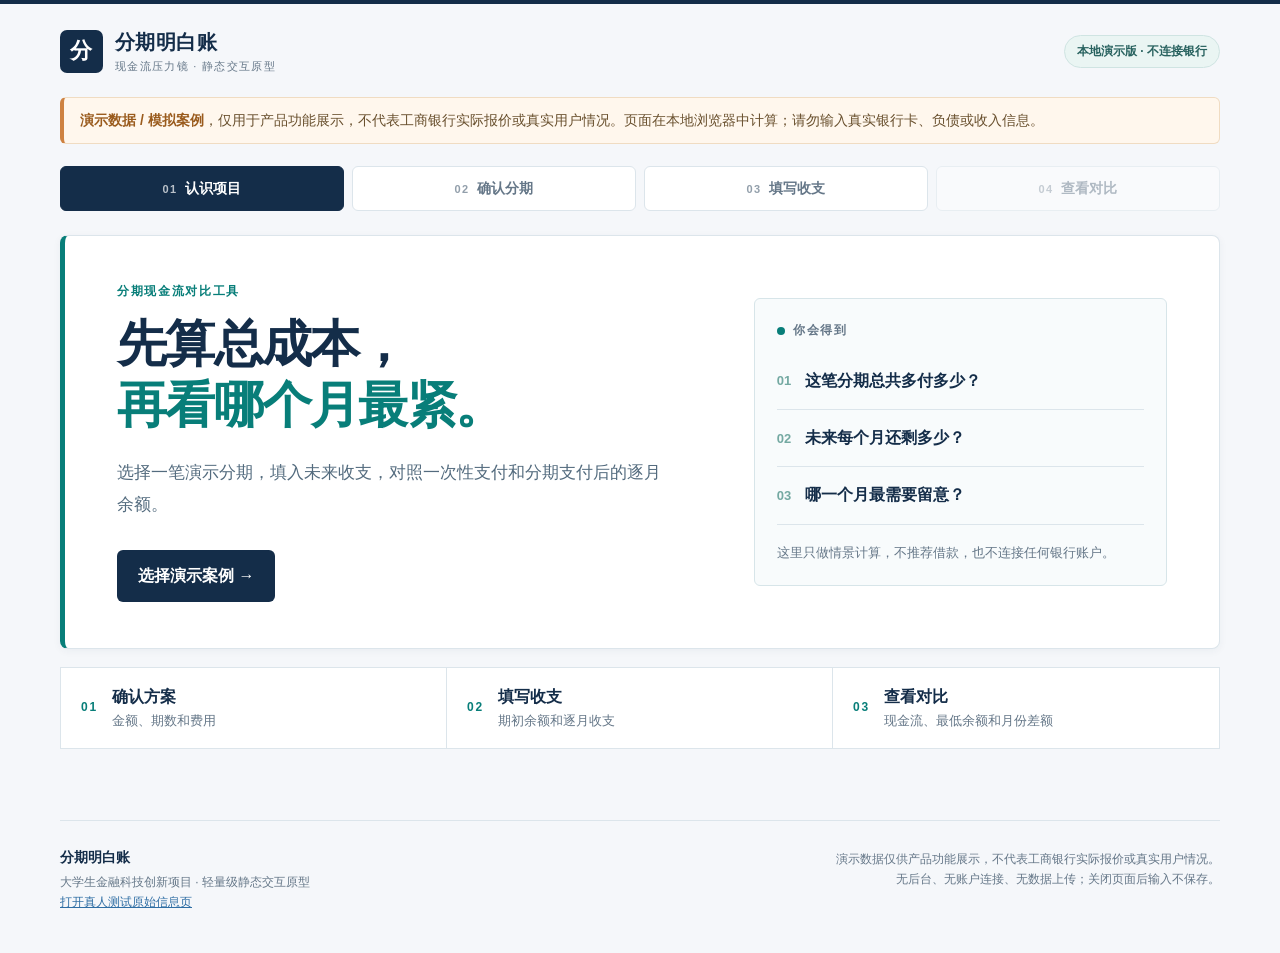
<file: index.html>
<!doctype html>
<html lang="zh-CN">
<head>
  <meta charset="utf-8">
  <meta name="viewport" content="width=device-width, initial-scale=1">
  <meta name="color-scheme" content="light">
  <title>分期明白账｜静态交互原型</title>
  <link rel="stylesheet" href="styles.css">
</head>
<body>
  <div class="topline"></div>
  <header class="site-header wrap">
    <a class="brand" href="index.html" aria-label="分期明白账首页"><span class="brand-mark">分</span><span>分期明白账<small>现金流压力镜 · 静态交互原型</small></span></a>
    <div class="prototype-chip">本地演示版 · 不连接银行</div>
  </header>

  <main class="wrap">
    <div class="notice" role="note"><strong>演示数据 / 模拟案例</strong>，仅用于产品功能展示，不代表工商银行实际报价或真实用户情况。页面在本地浏览器中计算；请勿输入真实银行卡、负债或收入信息。</div>

    <nav class="stepper" aria-label="使用步骤">
      <button type="button" class="step is-active" data-step="home"><span>01</span>认识项目</button>
      <button type="button" class="step" data-step="offer"><span>02</span>确认分期</button>
      <button type="button" class="step" data-step="budget"><span>03</span>填写收支</button>
      <button type="button" class="step" data-step="result"><span>04</span>查看对比</button>
    </nav>

    <section id="view-home" class="view" aria-labelledby="home-title">
      <div class="hero">
        <div>
          <div class="eyebrow">分期现金流对比工具</div>
          <h1 id="home-title">先算总成本，<br><em>再看哪个月最紧。</em></h1>
          <p class="hero-copy">选择一笔演示分期，填入未来收支，对照一次性支付和分期支付后的逐月余额。</p>
          <button type="button" id="start-button" class="button button-primary">选择演示案例 <span aria-hidden="true">→</span></button>
        </div>
        <div class="hero-card" aria-label="产品可回答的三个问题">
          <div class="hero-card-head"><span class="small-dot"></span> 你会得到</div>
          <div class="hero-question"><span>01</span><strong>这笔分期总共多付多少？</strong></div>
          <div class="hero-question"><span>02</span><strong>未来每个月还剩多少？</strong></div>
          <div class="hero-question"><span>03</span><strong>哪一个月最需要留意？</strong></div>
          <p>这里只做情景计算，不推荐借款，也不连接任何银行账户。</p>
        </div>
      </div>
      <div class="feature-grid" aria-label="使用顺序">
        <article class="feature"><span class="feature-num">01</span><div><h3>确认方案</h3><p>金额、期数和费用</p></div></article>
        <article class="feature"><span class="feature-num">02</span><div><h3>填写收支</h3><p>期初余额和逐月收支</p></div></article>
        <article class="feature"><span class="feature-num">03</span><div><h3>查看对比</h3><p>现金流、最低余额和月份差额</p></div></article>
      </div>
    </section>

    <section id="view-offer" class="view" hidden aria-labelledby="offer-title">
      <div class="section-heading"><div><div class="eyebrow">步骤 02 / 04</div><h1 id="offer-title">先确认这笔分期</h1><p>选择演示案例，或修改数字。当前原型假设一次性购买价等于分期本金，费用按期分摊。</p></div></div>
      <div class="panel">
        <h2>选择案例</h2>
        <div id="case-grid" class="case-grid"></div>
      </div>
      <div class="panel two-col">
        <div>
          <h2>方案信息</h2>
          <div class="field-grid">
            <label>购买价 / 分期本金 <span>元</span><input id="price" type="number" inputmode="decimal" min="0.01" step="0.01" autocomplete="off"></label>
            <label>分期期数 <span>月</span><input id="terms" type="number" inputmode="numeric" min="1" max="24" step="1" autocomplete="off"></label>
            <label>分期总费用 <span>元</span><input id="total-fee" type="number" inputmode="decimal" min="0" step="0.01" autocomplete="off"></label>
          </div>
          <div id="offer-error" class="error" role="alert" hidden></div>
          <p class="fine-print">输入的是<strong>这笔演示方案的总费用</strong>，不是实际年化利率。当前版本只处理等期均摊、按期正常支付；特殊优惠和提前还款不在计算范围内。</p>
        </div>
        <aside class="source-box">
          <div class="source-label">数字来源与边界</div>
          <p id="case-provenance"></p>
          <a id="case-source" href="#" target="_blank" rel="noopener noreferrer" hidden>查看工行公开基准页面 ↗</a>
          <div class="source-caution">官网基准参数 ≠ 对个人的实际报价。请不要用本页办理任何真实分期。</div>
        </aside>
      </div>
      <div class="action-row"><button type="button" class="button button-ghost" data-go="home">返回介绍</button><button type="button" id="offer-next" class="button button-primary">确认方案，填写收支 <span aria-hidden="true">→</span></button></div>
    </section>

    <section id="view-budget" class="view" hidden aria-labelledby="budget-title">
      <div class="section-heading"><div><div class="eyebrow">步骤 03 / 04</div><h1 id="budget-title">把分期放进未来收支</h1><p>以下是可修改的演示数据。测试时请使用模拟情景，不填写真实收入或负债。</p></div></div>
      <div class="panel budget-top"><label>期初可用余额 <span>元</span><input id="opening" type="number" inputmode="decimal" step="0.01" autocomplete="off"></label><div class="budget-tip">每月月末余额 = 上月余额 + 收入 − 固定支出 − 特殊支出 − 本次购买付款</div></div>
      <div class="panel table-panel"><div class="table-title"><div><h2>逐月演示收支</h2><p>可调整任意月份，重新计算后查看压力月份变化。</p></div><div class="table-tools" aria-label="批量编辑收支"><button type="button" id="copy-income" class="text-button">收入沿用首月</button><button type="button" id="copy-fixed" class="text-button">固定支出沿用首月</button><button type="button" id="clear-special" class="text-button">清空特殊支出</button><button type="button" id="reset-budget" class="text-button">撤销本页修改</button></div></div><div class="table-scroll"><table class="input-table"><thead><tr><th>月份</th><th>预计收入（元）</th><th>固定支出（元）</th><th>特殊支出（元）</th></tr></thead><tbody id="budget-rows"></tbody></table></div></div>
      <div id="budget-error" class="error" role="alert" hidden></div>
      <div class="action-row"><button type="button" class="button button-ghost" data-go="offer">返回方案</button><button type="button" id="calculate-button" class="button button-primary">查看两种支付方式 <span aria-hidden="true">→</span></button></div>
    </section>

    <section id="view-result" class="view" hidden aria-labelledby="result-title">
      <div class="section-heading result-heading"><div><div class="eyebrow">步骤 04 / 04</div><h1 id="result-title">看见付款之后的每一个月</h1><p>同一份模拟收入和支出，唯一变化是这笔购买如何付款。</p></div><button type="button" id="edit-budget" class="button button-ghost">修改收支</button></div>
      <div class="result-banner"><strong>本页所有收支均为演示/模拟数据。</strong> 最低余额是基于输入情景的计算结果，不是信用评估或借款建议。</div>
      <div class="metrics">
        <article class="metric"><span>一次性购买价</span><strong id="metric-price">—</strong></article>
        <article class="metric"><span>分期总支付</span><strong id="metric-total">—</strong></article>
        <article class="metric metric-accent"><span>分期额外费用</span><strong id="metric-fee">—</strong></article>
        <article class="metric"><span>每期付款</span><strong id="metric-period">—</strong></article>
      </div>
      <div class="panel pressure-panel"><div><div class="eyebrow">现金流压力镜</div><h2 id="pressure-title">—</h2><p id="pressure-copy">—</p></div><div class="pressure-side"><span>一次性支付最低余额</span><strong id="cash-min">—</strong><span>分期支付最低余额</span><strong id="installment-min">—</strong></div></div>
      <div class="panel chart-panel"><div class="chart-header"><div><h2>两种付款方式的月末余额</h2><p>折线越低，按本情景可用资金越少；低于零表示模拟资金缺口。</p></div><div class="legend"><span><i class="legend-line cash"></i> 一次性支付</span><span><i class="legend-line installment"></i> 分期支付</span></div></div><div id="chart" class="chart" role="img" aria-label="两种付款方式的逐月余额折线图"></div></div>
      <div class="panel month-compare"><div><label for="compare-month">指定月份对比</label><select id="compare-month" aria-label="选择要比较的月份"></select></div><div class="compare-value"><span>一次性支付后</span><strong id="compare-cash">—</strong></div><div class="compare-value"><span>分期支付后</span><strong id="compare-installment">—</strong></div><div class="compare-value compare-difference"><span>两者相差</span><strong id="compare-difference">—</strong></div></div>
      <div class="panel table-panel"><div class="table-title"><h2>逐月核对</h2><p>保留表格，便于复核图表中的每一个数。</p></div><div class="table-scroll"><table class="result-table"><thead><tr><th>月份</th><th>当月收入</th><th>固定+特殊支出</th><th>一次性付款</th><th>分期付款</th><th>一次性月末余额</th><th>分期月末余额</th></tr></thead><tbody id="result-rows"></tbody></table></div></div>
      <div class="explain-grid"><article class="panel"><h2>为什么这个月压力大？</h2><p id="why-pressure">—</p></article><article class="panel"><h2>这两种方式的取舍</h2><p id="tradeoff">—</p></article></div>
      <div class="action-row"><button type="button" class="button button-ghost" data-go="offer">换个案例</button><button type="button" id="reset-button" class="button button-primary">重新体验</button></div>
    </section>
  </main>

  <footer class="site-footer wrap"><div><strong>分期明白账</strong><p>大学生金融科技创新项目 · 轻量级静态交互原型</p><a href="baseline.html">打开真人测试原始信息页</a></div><p>演示数据仅供产品功能展示，不代表工商银行实际报价或真实用户情况。<br>无后台、无账户连接、无数据上传；关闭页面后输入不保存。</p></footer>

  <script src="cases.js"></script>
  <script src="logic.js"></script>
  <script src="app.js"></script>
</body>
</html>
</file>
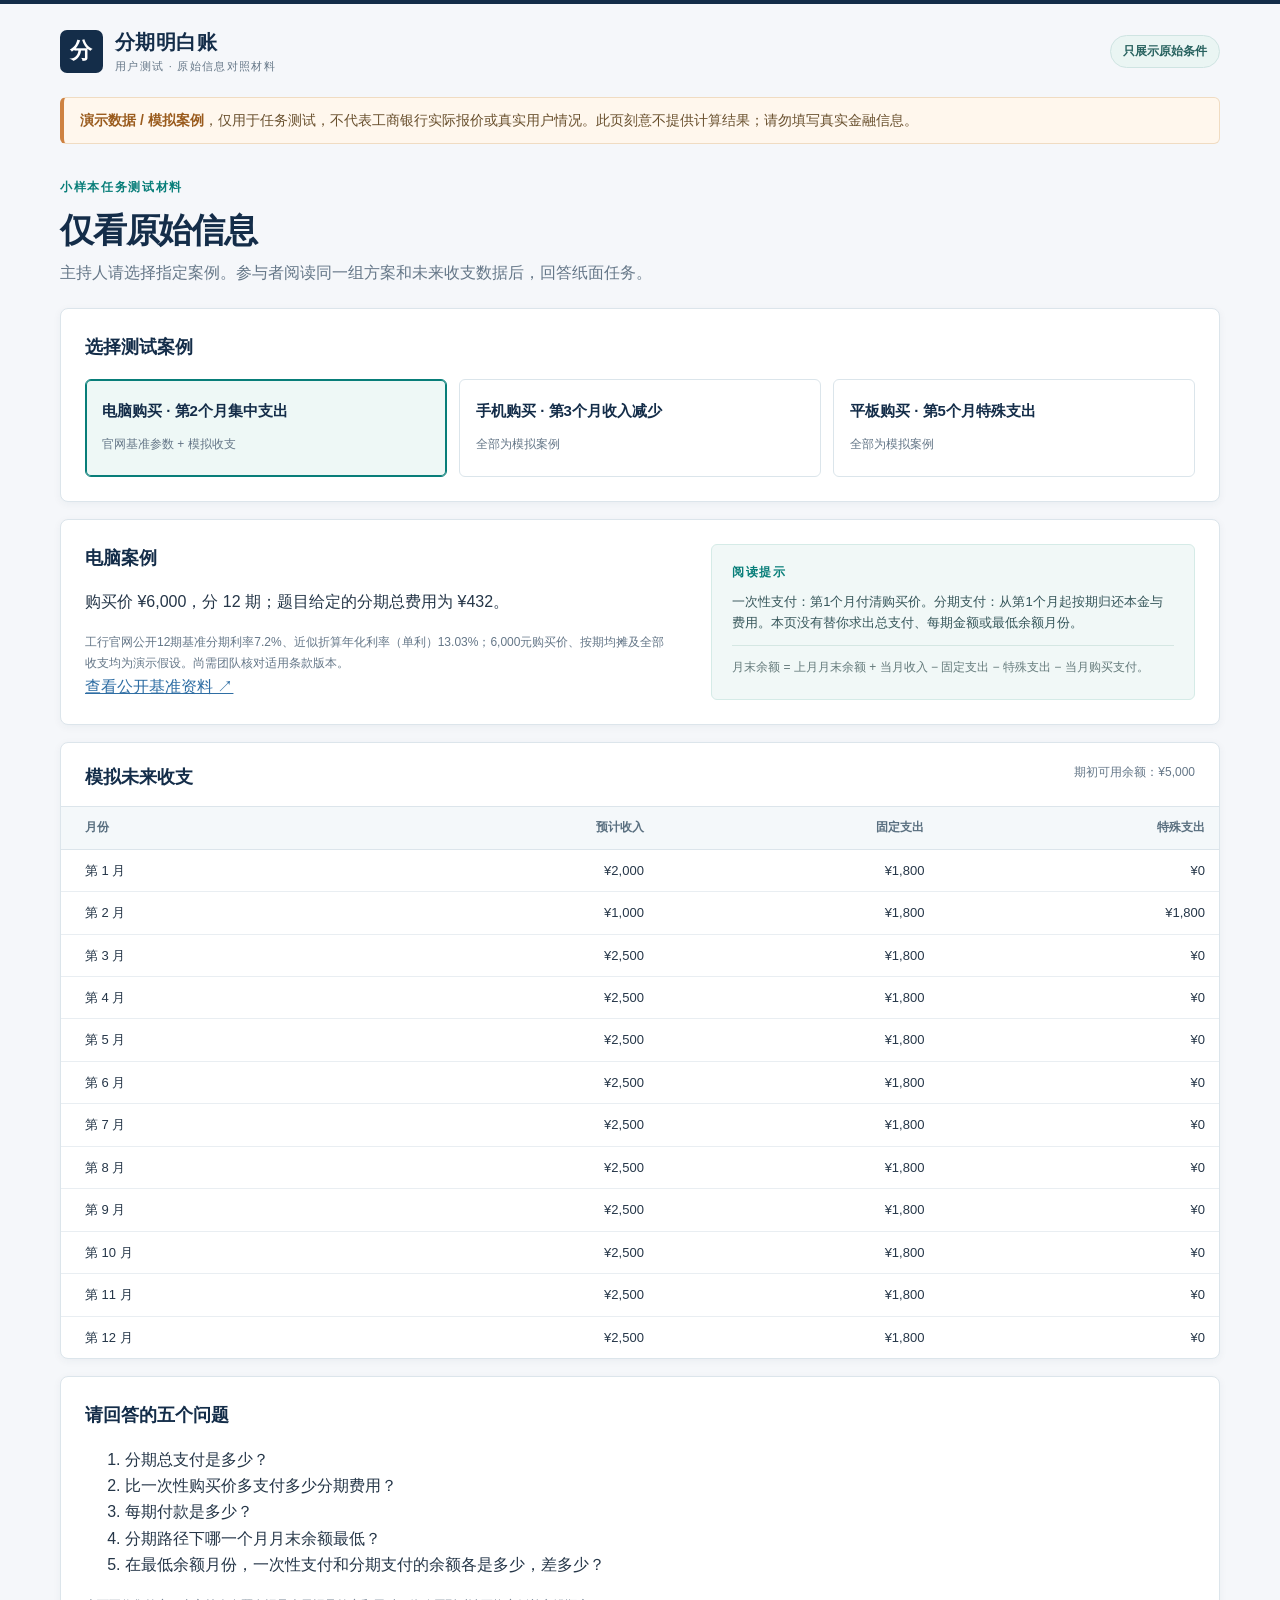
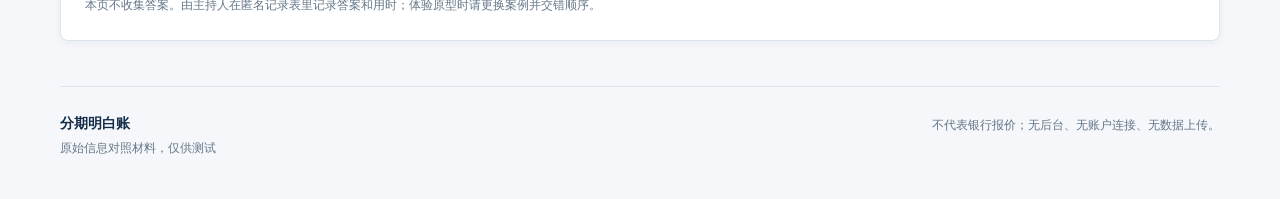
<file: baseline.html>
<!doctype html>
<html lang="zh-CN">
<head>
  <meta charset="utf-8"><meta name="viewport" content="width=device-width, initial-scale=1">
  <title>分期明白账｜原始信息对照材料</title><link rel="stylesheet" href="styles.css">
</head>
<body>
  <div class="topline"></div>
  <header class="site-header wrap"><a class="brand" href="index.html"><span class="brand-mark">分</span><span>分期明白账<small>用户测试 · 原始信息对照材料</small></span></a><div class="prototype-chip">只展示原始条件</div></header>
  <main class="wrap">
    <div class="notice"><strong>演示数据 / 模拟案例</strong>，仅用于任务测试，不代表工商银行实际报价或真实用户情况。此页刻意不提供计算结果；请勿填写真实金融信息。</div>
    <div class="section-heading"><div><div class="eyebrow">小样本任务测试材料</div><h1>仅看原始信息</h1><p>主持人请选择指定案例。参与者阅读同一组方案和未来收支数据后，回答纸面任务。</p></div></div>
    <div class="panel"><h2>选择测试案例</h2><div id="baseline-cases" class="case-grid"></div></div>
    <div class="panel two-col"><div><h2 id="baseline-title">—</h2><p id="baseline-offer">—</p><p id="baseline-note" class="fine-print">—</p><a id="baseline-source" href="#" target="_blank" rel="noopener noreferrer" hidden>查看公开基准资料 ↗</a></div><div class="source-box"><div class="source-label">阅读提示</div><p>一次性支付：第1个月付清购买价。分期支付：从第1个月起按期归还本金与费用。本页没有替你求出总支付、每期金额或最低余额月份。</p><div class="source-caution">月末余额 = 上月月末余额 + 当月收入 − 固定支出 − 特殊支出 − 当月购买支付。</div></div></div>
    <div class="panel table-panel"><div class="table-title"><h2>模拟未来收支</h2><p id="baseline-opening">—</p></div><div class="table-scroll"><table><thead><tr><th>月份</th><th>预计收入</th><th>固定支出</th><th>特殊支出</th></tr></thead><tbody id="baseline-rows"></tbody></table></div></div>
    <div class="panel"><h2>请回答的五个问题</h2><ol><li>分期总支付是多少？</li><li>比一次性购买价多支付多少分期费用？</li><li>每期付款是多少？</li><li>分期路径下哪一个月月末余额最低？</li><li>在最低余额月份，一次性支付和分期支付的余额各是多少，差多少？</li></ol><p class="fine-print">本页不收集答案。由主持人在匿名记录表里记录答案和用时；体验原型时请更换案例并交错顺序。</p></div>
  </main>
  <footer class="site-footer wrap"><div><strong>分期明白账</strong><p>原始信息对照材料，仅供测试</p></div><p>不代表银行报价；无后台、无账户连接、无数据上传。</p></footer>
  <script src="cases.js"></script><script src="baseline.js"></script>
</body>
</html>
</file>
<file: styles.css>
:root{--navy:#142d49;--navy2:#204768;--blue:#2f6ea4;--teal:#087e79;--teal-light:#e6f4f1;--orange:#ce8241;--paper:#f5f7fa;--white:#fff;--line:#dce5eb;--text:#253648;--muted:#657788;--shadow:0 2px 8px rgba(24,53,78,.05)}
*{box-sizing:border-box}
html{scroll-behavior:smooth}
body{margin:0;background:var(--paper);color:var(--text);font-family:-apple-system,BlinkMacSystemFont,"PingFang SC","Microsoft YaHei",sans-serif;font-size:16px;line-height:1.65}
button,input{font:inherit}
button{cursor:pointer}
a{color:var(--blue)}
[hidden]{display:none!important}
.wrap{width:min(1160px,calc(100% - 40px));margin-inline:auto}
.topline{height:4px;background:var(--navy)}
.site-header{display:flex;align-items:center;justify-content:space-between;padding:26px 0 24px;gap:16px}
.brand{display:flex;align-items:center;gap:12px;text-decoration:none;color:var(--navy);font-weight:800;font-size:20px;line-height:1.1;letter-spacing:.02em}
.brand small{display:block;font-size:11px;color:var(--muted);font-weight:500;letter-spacing:.12em;margin-top:7px}
.brand-mark{display:grid;place-items:center;width:43px;height:43px;border-radius:7px;background:var(--navy);color:#fff;font-size:22px}
.prototype-chip{border:1px solid #cfe4e2;background:#eaf5f3;color:#28625f;border-radius:99px;padding:6px 12px;font-size:12px;font-weight:700;white-space:nowrap}
.notice{border:1px solid #f0dcc2;border-left:4px solid var(--orange);background:#fff7ed;color:#69502e;border-radius:6px;padding:11px 16px;font-size:14px;margin-bottom:22px}
.notice strong{color:#9a5b1d}
.stepper{display:flex;gap:8px;margin-bottom:24px}
.step{flex:1;border:1px solid var(--line);background:#fff;color:var(--muted);border-radius:6px;padding:10px 12px;font-size:14px;font-weight:700;display:flex;align-items:center;justify-content:center;gap:8px;text-align:left}
.step:disabled{cursor:not-allowed;opacity:.48}
.step span{opacity:.7;font-size:11px;letter-spacing:.12em}
.step.is-active{background:var(--navy);color:white;border-color:var(--navy)}
.view{min-height:540px}
.hero{display:grid;grid-template-columns:1.18fr .82fr;gap:42px;align-items:center;min-height:390px;padding:46px 52px;background:#fff;border:1px solid var(--line);border-left:5px solid var(--teal);border-radius:8px;box-shadow:var(--shadow)}
.eyebrow{font-size:12px;font-weight:800;color:var(--teal);letter-spacing:.14em;margin-bottom:12px;text-transform:uppercase}
h1,h2,h3,p{margin-top:0}
h1{color:var(--navy);font-size:clamp(28px,4vw,50px);line-height:1.23;letter-spacing:-.035em;margin-bottom:20px}
.hero h1 em{font-style:normal;color:var(--teal)}
.hero-copy{max-width:560px;color:#536b7e;font-size:17px;line-height:1.9;margin-bottom:28px}
.button{border-radius:6px;padding:12px 20px;border:1px solid transparent;font-weight:800;min-height:46px;transition:background .15s,border-color .15s}
.button:focus-visible,.step:focus-visible,.case-button:focus-visible,input:focus-visible{outline:3px solid #8dbde8;outline-offset:2px}
.button-primary{background:var(--navy);color:#fff}
.button-primary:hover{background:var(--navy2)}
.button-ghost{background:#fff;color:var(--navy);border-color:#cbd7df}
.hero-card{background:#f8fbfc;border:1px solid #d7e5e9;border-radius:6px;padding:22px}
.hero-card-head{font-size:12px;font-weight:800;letter-spacing:.15em;color:var(--muted);display:flex;align-items:center;gap:8px;margin-bottom:12px}
.small-dot{width:8px;height:8px;border-radius:50%;background:var(--teal)}
.hero-question{display:flex;gap:14px;align-items:center;padding:15px 0;border-bottom:1px solid var(--line)}
.hero-question span{font-size:13px;color:#74a9a2;font-weight:900}
.hero-question strong{font-size:16px;color:var(--navy)}
.hero-card p{color:var(--muted);font-size:13px;margin:17px 0 0}
.feature-grid{display:grid;grid-template-columns:repeat(3,1fr);gap:0;margin:18px 0 44px;border:1px solid var(--line);background:#fff}
.feature{display:flex;align-items:center;gap:14px;background:#fff;border-right:1px solid var(--line);padding:16px 20px}
.feature:last-child{border-right:0}
.feature-num{color:var(--teal);font-weight:900;font-size:12px;letter-spacing:.15em}
.feature h3{font-size:16px;color:var(--navy);margin:0}
.feature p{font-size:13px;color:var(--muted);margin:0}
.section-heading{display:flex;align-items:end;justify-content:space-between;gap:20px;margin:34px 0 22px}
.section-heading h1{font-size:34px;margin:0 0 8px}
.section-heading p{color:var(--muted);margin:0}
.panel{background:#fff;border:1px solid var(--line);border-radius:8px;padding:24px;margin-bottom:17px;box-shadow:var(--shadow)}
.panel h2{font-size:18px;color:var(--navy);margin:0 0 16px}
.case-grid{display:grid;grid-template-columns:repeat(3,1fr);gap:12px}
.case-button{text-align:left;border:1.5px solid #dbe5eb;background:#fff;border-radius:6px;padding:16px;min-height:98px;color:var(--navy)}
.case-button:hover{border-color:#7eb4bb}
.case-button.is-selected{border-color:var(--teal);background:#eef8f6;box-shadow:inset 0 0 0 1px var(--teal)}
.case-button strong{display:block;font-size:15px;margin-bottom:7px}
.case-button small{font-size:12px;color:var(--muted)}
.two-col{display:grid;grid-template-columns:1.1fr .9fr;gap:35px}
.field-grid{display:grid;grid-template-columns:repeat(3,1fr);gap:12px}
label{font-size:13px;color:var(--navy);font-weight:700;display:block;position:relative}
label span{position:absolute;right:12px;bottom:12px;color:#80909e;font-size:12px;font-weight:500}
input[type=number],select{width:100%;border:1px solid #cfdce4;border-radius:5px;background:#fbfdfe;color:var(--navy);padding:11px;margin-top:7px;min-height:45px}
input[type=number]{padding-right:38px}
input[type=number]:focus{border-color:var(--blue);background:#fff}
.fine-print{font-size:12px;color:var(--muted);line-height:1.75;margin:15px 0 0}
.source-box{background:#f1f8f7;border:1px solid #d5ebe7;border-radius:6px;padding:18px 20px}
.source-label{font-size:12px;font-weight:900;color:var(--teal);letter-spacing:.12em;margin-bottom:8px}
.source-box p{font-size:13px;color:#36565a;margin-bottom:10px}
.source-box a{font-size:12px;font-weight:700}
.source-caution{border-top:1px solid #d5e7e3;margin-top:12px;padding-top:12px;color:#647a7b;font-size:12px}
.action-row{display:flex;justify-content:space-between;gap:12px;margin:22px 0 48px}
.error{background:#fff0ef;color:#a13b36;border:1px solid #f1c5c0;padding:10px 13px;border-radius:9px;font-size:13px;margin-top:13px}
.budget-top{display:flex;align-items:center;gap:32px}
.budget-top label{width:220px;flex:none}
.budget-tip{background:#f2f7fa;color:#536b7e;border-left:3px solid var(--blue);padding:12px 16px;border-radius:7px;font-size:13px}
.table-panel{padding:0;overflow:hidden}
.table-title{padding:20px 24px 13px;display:flex;align-items:flex-start;justify-content:space-between;gap:18px}
.table-tools{display:flex;gap:7px;flex-wrap:wrap;justify-content:flex-end}
.text-button{border:1px solid #cbd7df;background:#fff;color:var(--navy);border-radius:4px;padding:6px 9px;font-size:12px;font-weight:700}
.text-button:hover{border-color:var(--teal);color:var(--teal)}
.table-title h2{margin:0}
.table-title p{margin:0;color:var(--muted);font-size:12px}
.table-scroll{overflow-x:auto}
table{width:100%;border-collapse:collapse;font-variant-numeric:tabular-nums;white-space:nowrap}
th{background:#f4f8fa;color:#5a7080;font-size:12px;text-align:right;padding:11px 14px;border-block:1px solid var(--line)}
td{text-align:right;padding:10px 14px;border-bottom:1px solid #e9eef2;font-size:13px}
th:first-child,td:first-child{text-align:left;padding-left:24px}
tr:last-child td{border-bottom:none}
.input-table input{width:120px!important;margin:0!important;min-height:38px!important;padding:7px 10px!important;text-align:right;background:#fff!important}
.input-table th:nth-child(4),.input-table td:nth-child(4){padding-right:24px}
.result-banner{background:#fff7e9;border:1px solid #f0d9b6;padding:11px 15px;border-radius:10px;color:#765a33;font-size:13px;margin-bottom:17px}
.metrics{display:grid;grid-template-columns:repeat(4,1fr);gap:12px;margin-bottom:17px}
.metric{background:#fff;border:1px solid var(--line);border-radius:6px;padding:20px 21px;box-shadow:var(--shadow)}
.metric span{display:block;color:var(--muted);font-size:12px;margin-bottom:7px}
.metric strong{font-size:25px;color:var(--navy);font-variant-numeric:tabular-nums;white-space:nowrap}
.metric-accent{border-color:#c6e4df;background:#f1faf8}
.metric-accent strong{color:var(--teal)}
.pressure-panel{display:flex;justify-content:space-between;gap:30px;background:linear-gradient(120deg,#183b59,#244f6e);border-color:#244f6e;color:#fff;padding:28px 34px}
.pressure-panel .eyebrow{color:#a8dad4}
.pressure-panel h2{color:#fff;font-size:25px;margin-bottom:8px}
.pressure-panel p{color:#d4e4ec;margin:0;font-size:14px;max-width:700px}
.pressure-side{min-width:215px;display:grid;grid-template-columns:1fr;align-content:center;text-align:right}
.pressure-side span{font-size:11px;color:#bad1de}
.pressure-side strong{font-size:19px;margin:2px 0 9px;font-variant-numeric:tabular-nums}
.chart-header{display:flex;justify-content:space-between;gap:20px;align-items:start}
.chart-header h2{margin-bottom:3px}
.chart-header p{font-size:12px;color:var(--muted);margin:0}
.legend{display:flex;gap:16px;font-size:12px;color:#5d7080;white-space:nowrap}
.legend span{display:flex;gap:7px;align-items:center}
.legend-line{width:16px;height:3px;display:inline-block;border-radius:5px}
.legend-line.cash{background:var(--blue)}
.legend-line.installment{background:var(--teal)}
.chart{width:100%;min-height:300px;margin-top:15px}
.chart svg{width:100%;height:auto;display:block}
.month-compare{display:grid;grid-template-columns:1.1fr repeat(3,1fr);gap:24px;align-items:end}
.month-compare label{font-size:14px}
.compare-value{border-left:1px solid var(--line);padding-left:20px}
.compare-value span{display:block;color:var(--muted);font-size:13px;margin-bottom:5px}
.compare-value strong{color:var(--navy);font-size:19px;font-variant-numeric:tabular-nums}
.compare-difference strong{color:var(--teal);font-size:16px}
.result-table .negative{color:#b74943;font-weight:800}
.result-table .highlight{background:#eef8f6;color:#086b67;font-weight:800}
.explain-grid{display:grid;grid-template-columns:1fr 1fr;gap:16px}
.explain-grid p{color:#536b7e;font-size:14px;margin:0}
.site-footer{border-top:1px solid var(--line);margin-top:45px;padding:25px 0 40px;display:flex;justify-content:space-between;gap:20px;color:var(--muted);font-size:12px}
.site-footer strong{color:var(--navy);font-size:14px}
.site-footer p{margin:4px 0 0}
.site-footer>p{text-align:right}
@media(max-width:850px){.hero{grid-template-columns:1fr;padding:36px}.two-col{grid-template-columns:1fr}.metrics{grid-template-columns:repeat(2,1fr)}.case-grid{grid-template-columns:1fr}.case-button{min-height:80px}.chart-header{display:block}.legend{margin-top:12px}.table-title{display:block}.table-title p{margin-top:5px}.table-tools{justify-content:flex-start;margin-top:12px}.month-compare{grid-template-columns:1fr 1fr}.compare-value:nth-child(2){border-left:0;padding-left:0}}
@media(max-width:620px){.wrap{width:min(100% - 28px,1160px)}.site-header{padding:16px 0}.brand{font-size:16px}.brand small{font-size:10px}.prototype-chip{display:none}.stepper{gap:4px}.step{padding:8px 5px;font-size:0}.step span{font-size:11px}.hero{padding:28px 24px;gap:26px}.hero h1{font-size:32px}.hero-copy{font-size:16px}.feature-grid{grid-template-columns:1fr}.feature{border-right:0;border-bottom:1px solid var(--line)}.feature:last-child{border-bottom:0}.section-heading{margin-top:20px}.section-heading h1{font-size:27px}.field-grid{grid-template-columns:1fr}.budget-top{display:block}.budget-top label{width:100%;margin-bottom:14px}.metrics{grid-template-columns:1fr 1fr;gap:8px}.metric{padding:14px}.metric strong{font-size:19px}.pressure-panel{display:block;padding:22px}.pressure-panel h2{font-size:21px}.pressure-side{margin-top:20px;text-align:left;grid-template-columns:1fr 1fr;gap:0 12px}.pressure-side span:nth-of-type(2){grid-column:2;grid-row:1}.pressure-side strong:nth-of-type(2){grid-column:2;grid-row:2}.month-compare{grid-template-columns:1fr}.compare-value{border-left:0;border-top:1px solid var(--line);padding:12px 0 0}.explain-grid{grid-template-columns:1fr}.site-footer{display:block}.site-footer>p{text-align:left;margin-top:14px}.action-row .button{padding-inline:12px}.chart{min-height:210px}}
</file>
